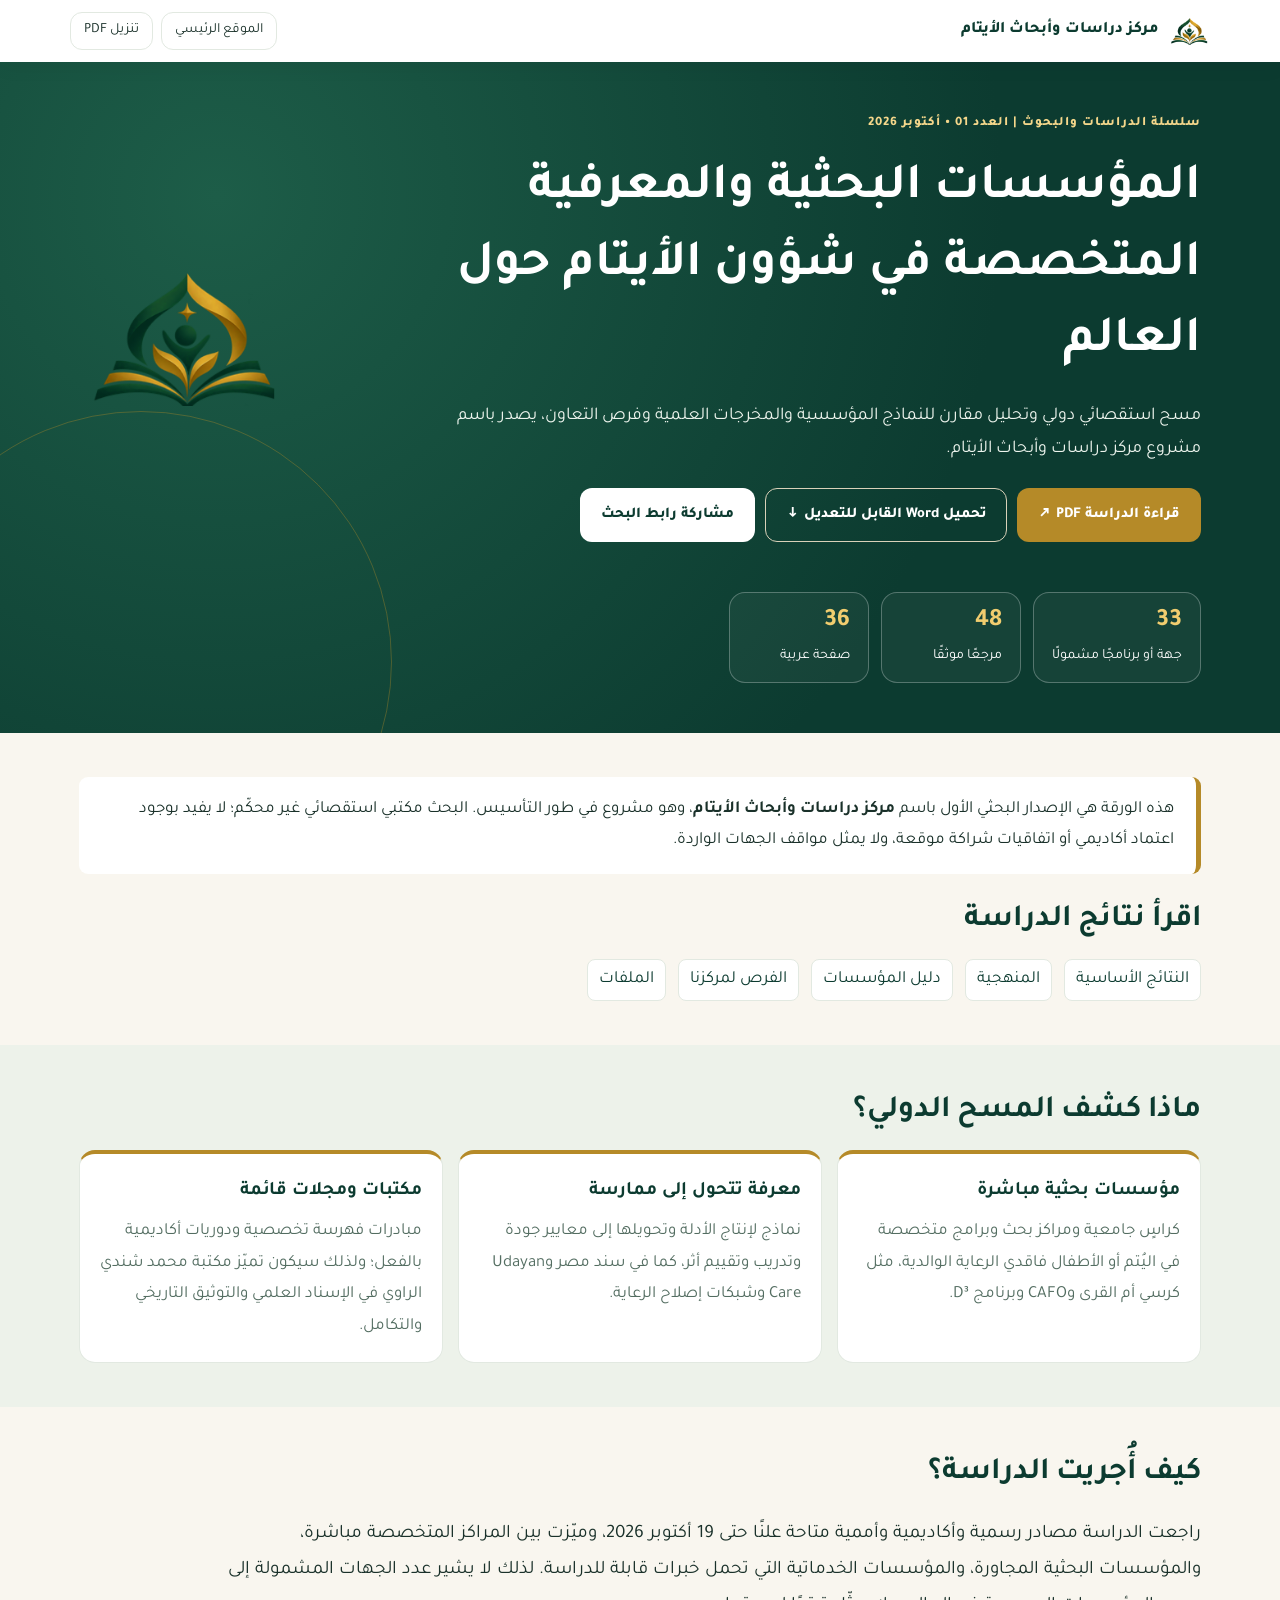
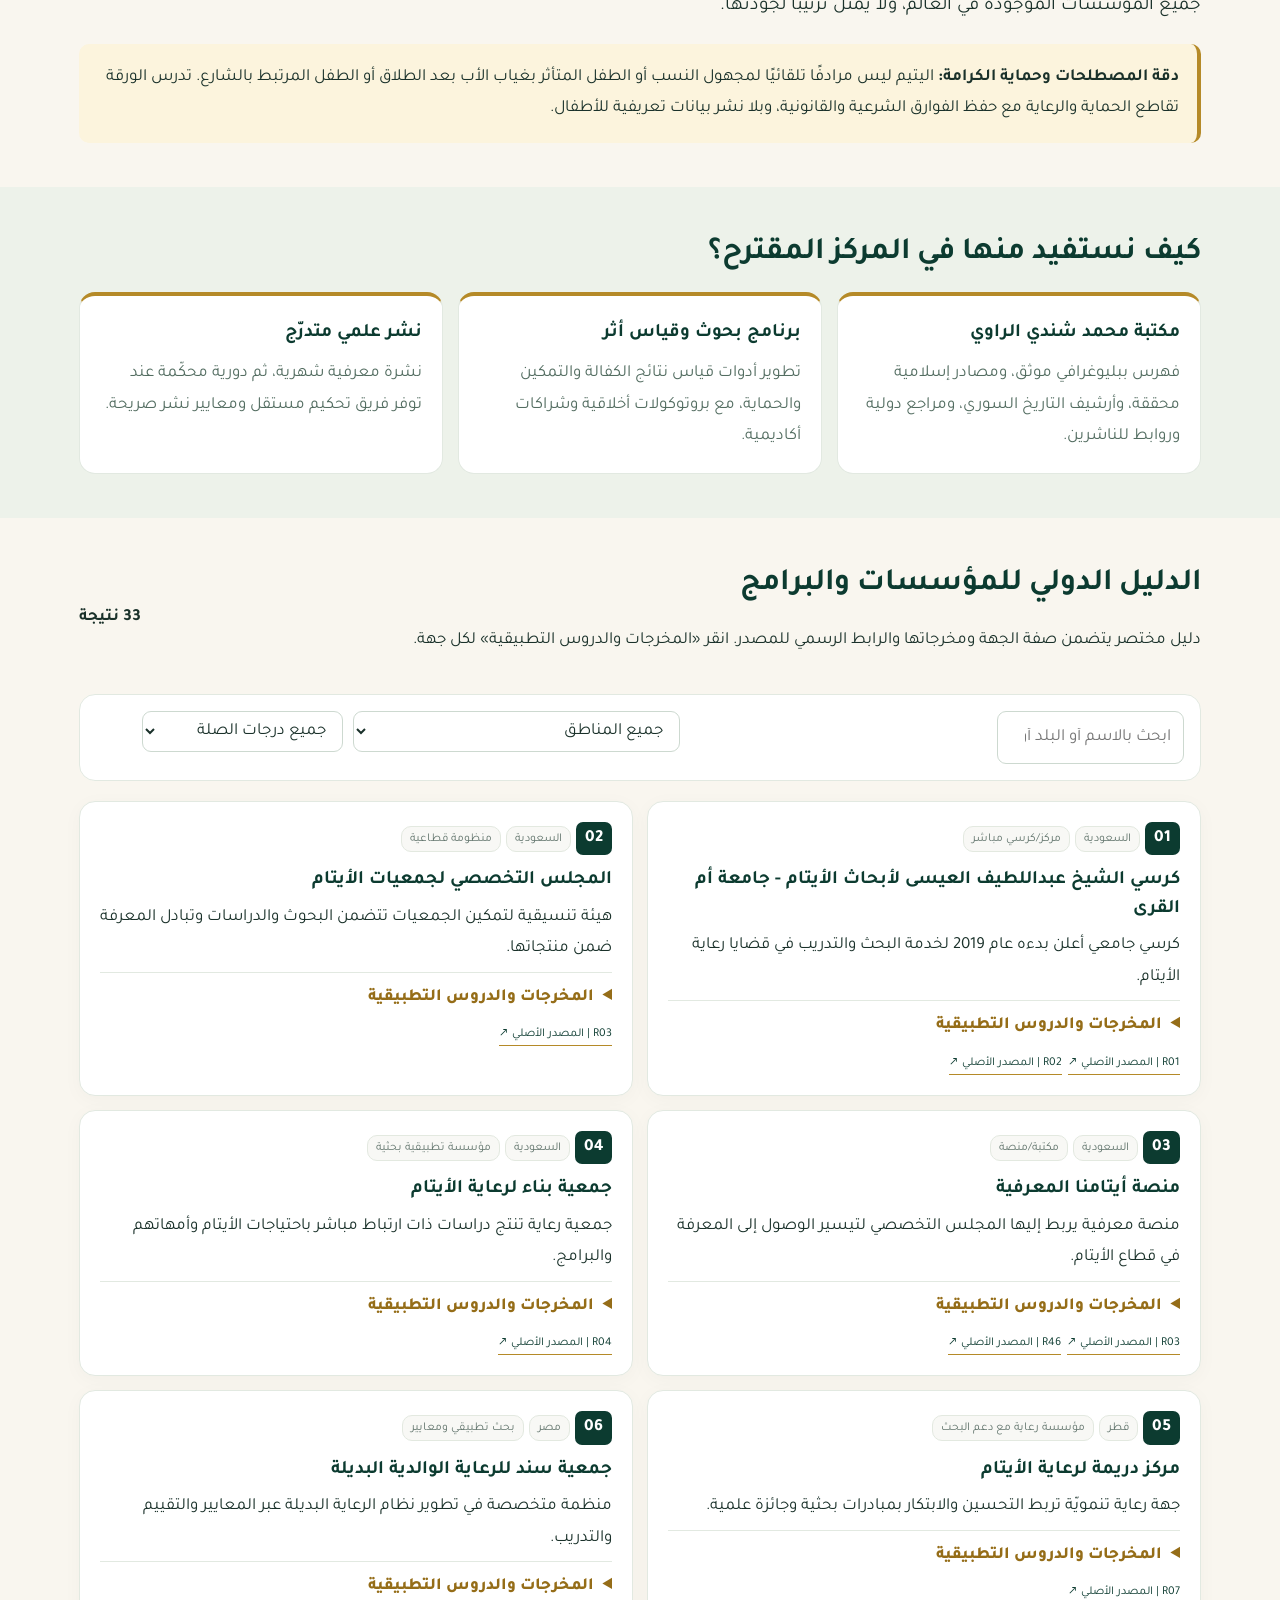
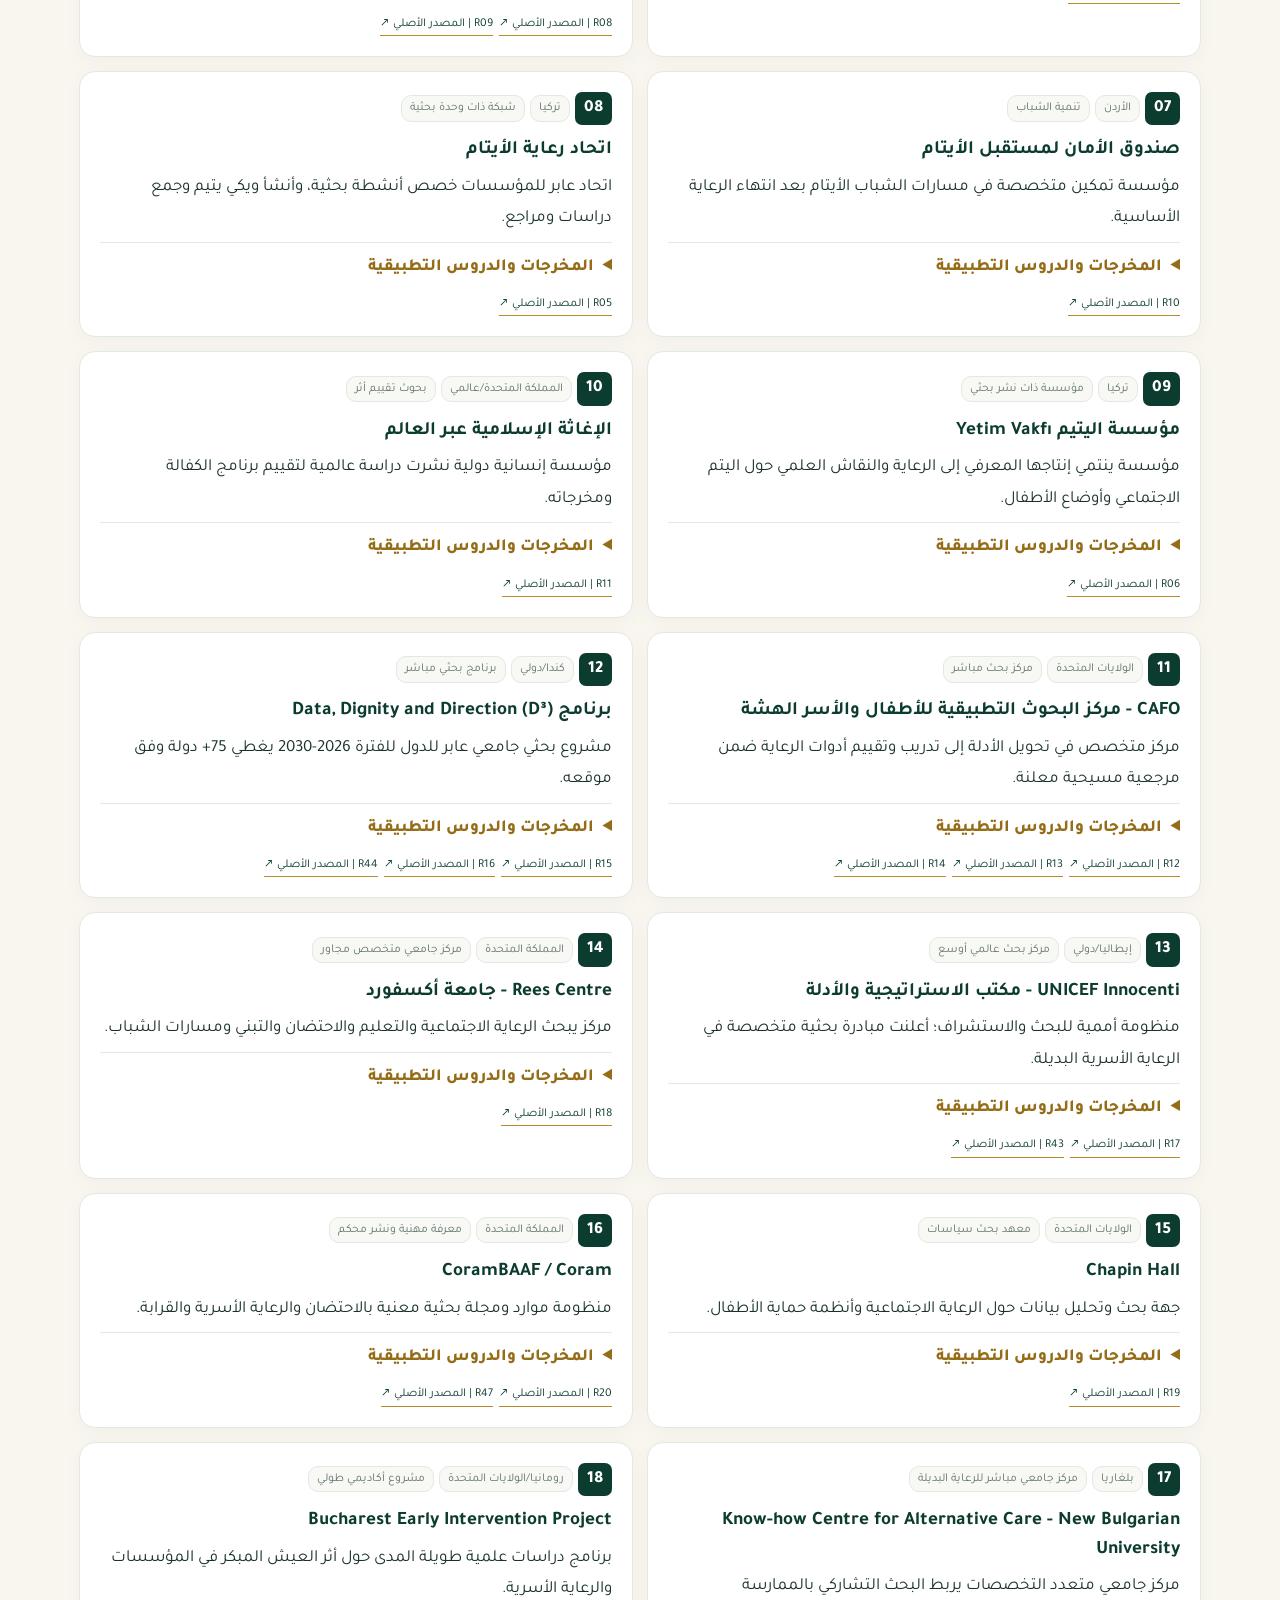
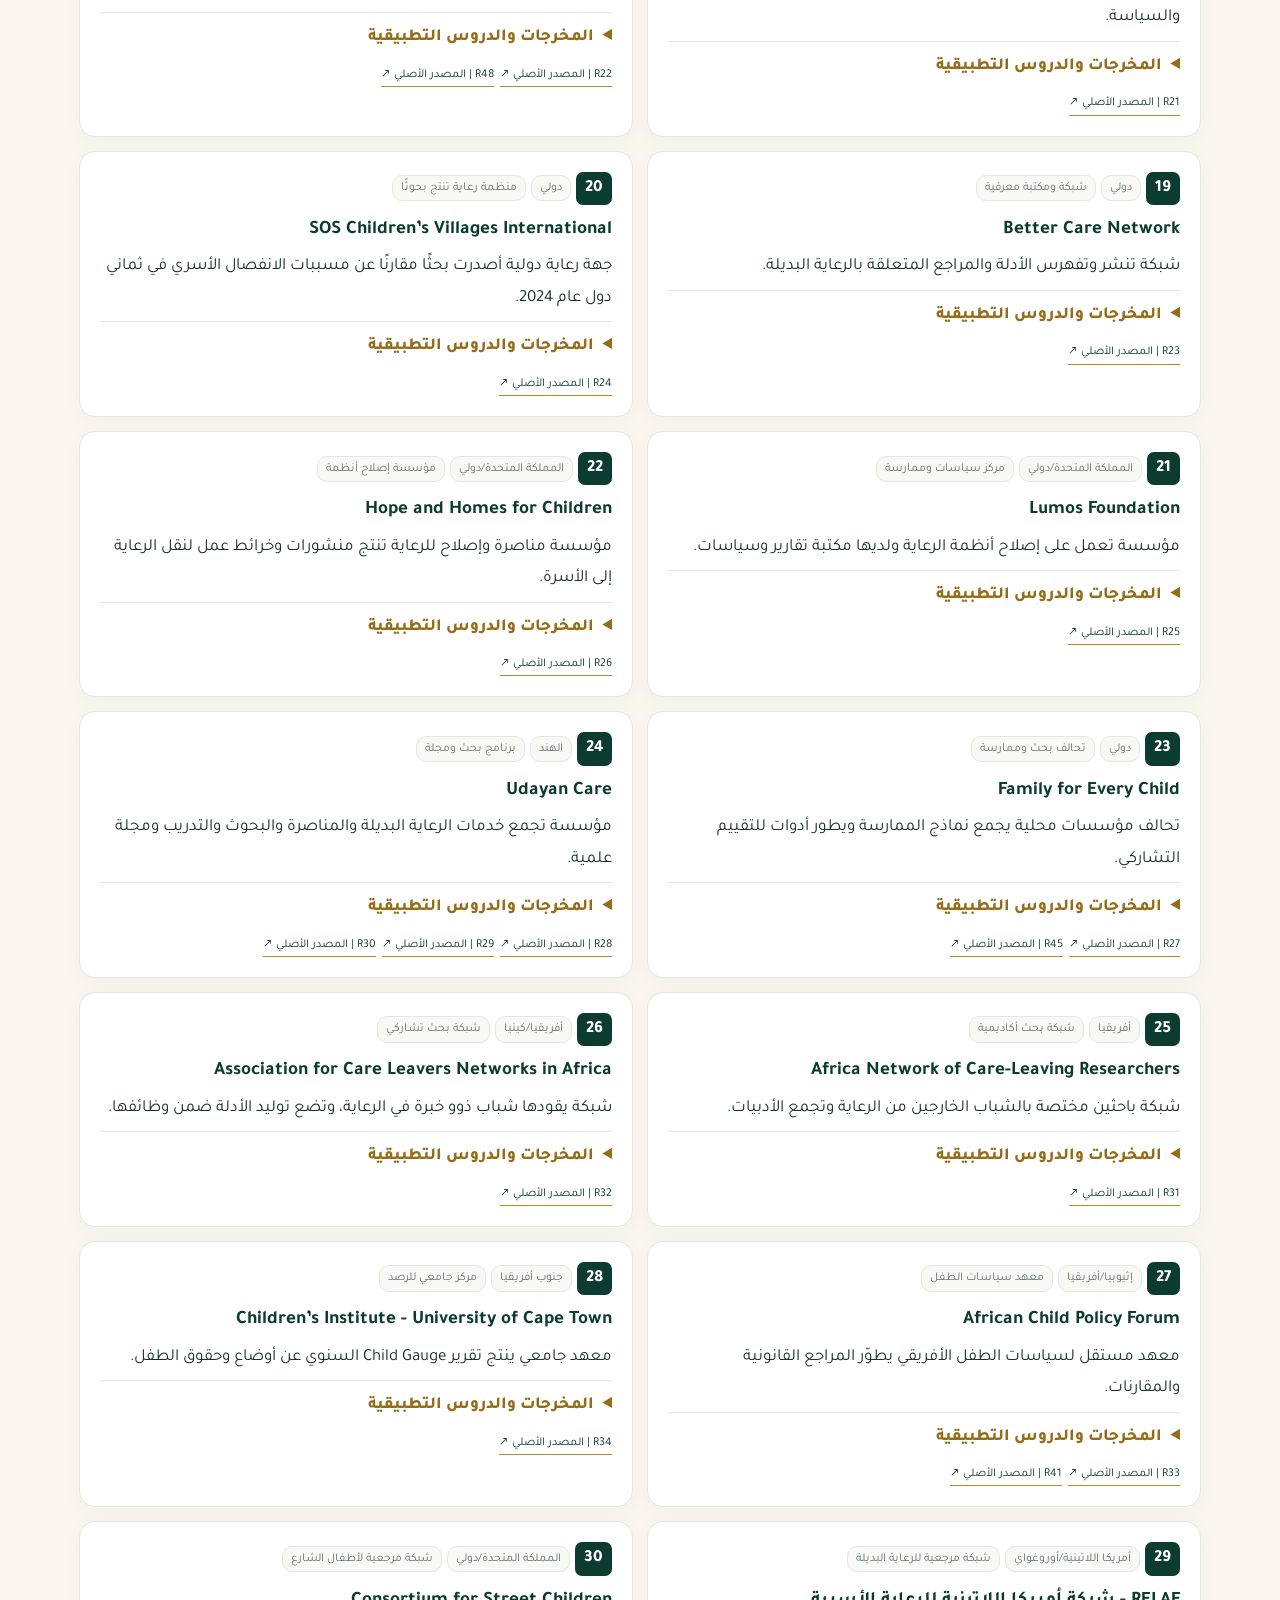
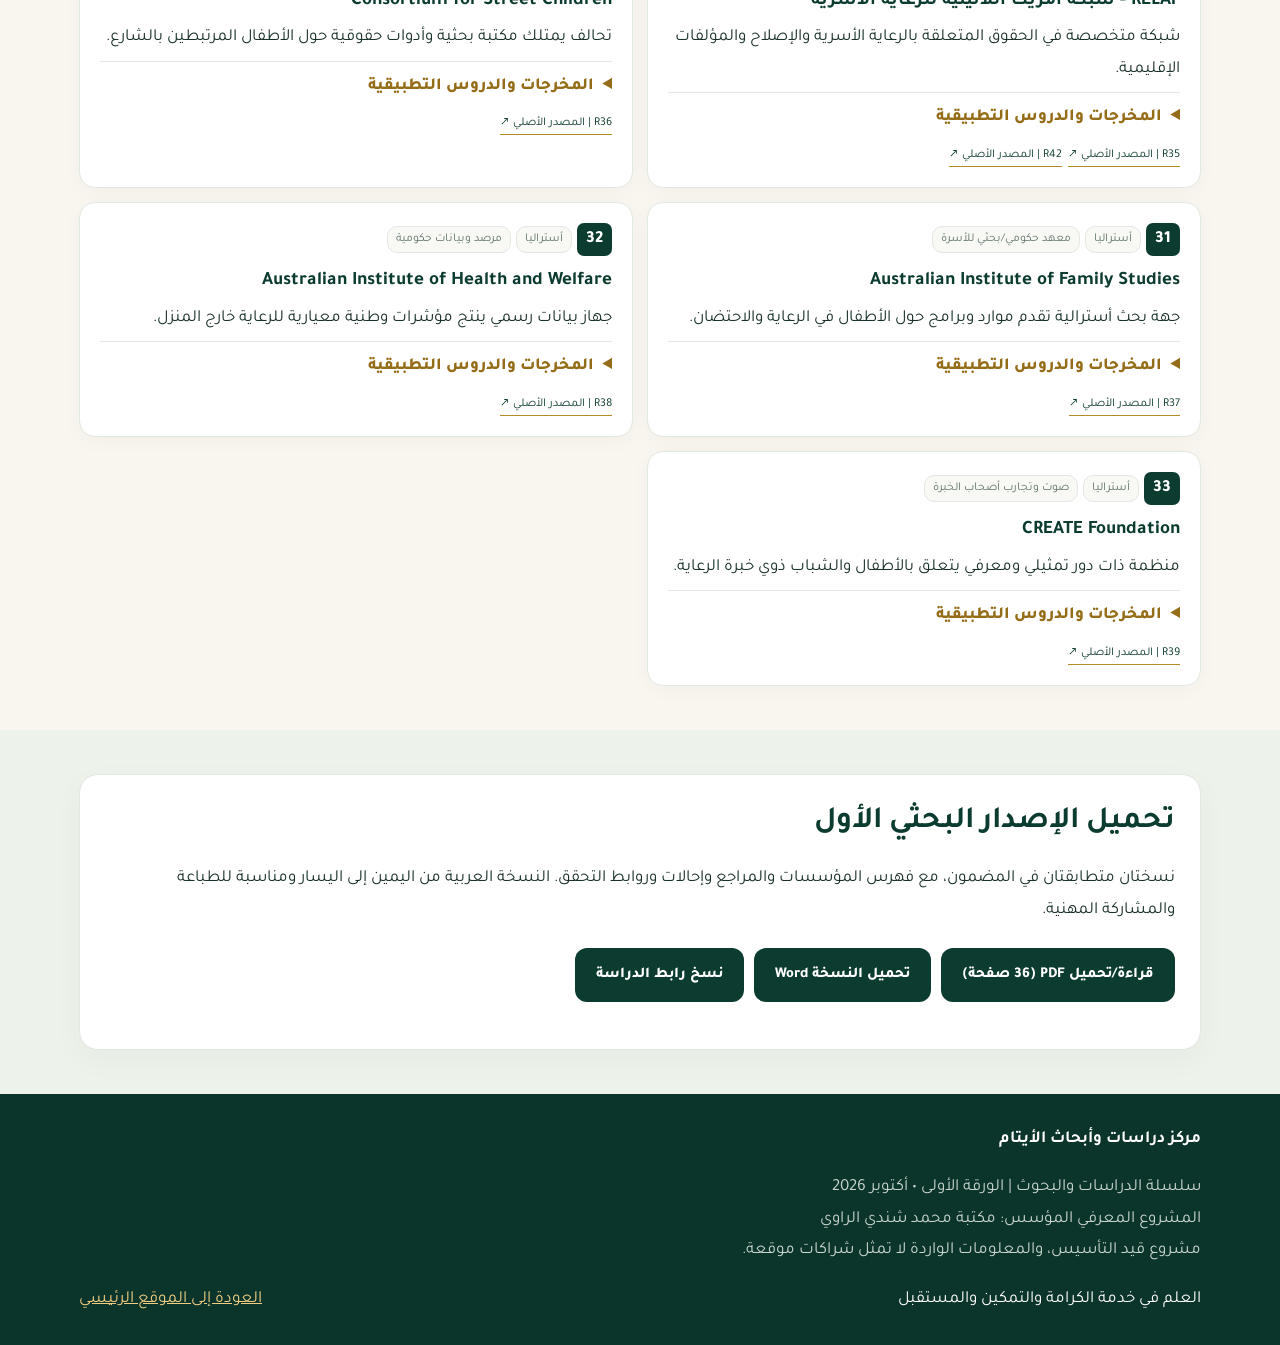
<file: research/global-institutions/index.html>
<!doctype html><html lang="ar" dir="rtl"><head><meta charset="UTF-8"><meta name="viewport" content="width=device-width, initial-scale=1, viewport-fit=cover"><meta name="theme-color" content="#0C3B30">
<title>الدراسة الأولى | المؤسسات البحثية للأيتام حول العالم | مركز دراسات وأبحاث الأيتام</title>
<meta name="description" content="الإصدار البحثي الأول من مركز دراسات وأبحاث الأيتام: مسح دولي مقارن لـ33 مؤسسة وبرنامجًا، و48 مرجعًا موثقًا، مع تحميل PDF وWord، ومكتبة محمد شندي الراوي.">
<link rel="canonical" href="https://orphan-studies-center-preview.onrender.com/research/global-institutions/">
<meta property="og:type" content="article"><meta property="og:locale" content="ar_AR"><meta property="og:site_name" content="مركز دراسات وأبحاث الأيتام"><meta property="og:title" content="المؤسسات البحثية للأيتام حول العالم | الدراسة الأولى"><meta property="og:description" content="مسح دولي مقارن لـ33 مؤسسة وبرنامجًا و48 مرجعًا؛ قراءة مباشرة وتحميل الدراسة PDF وWord."><meta property="og:url" content="https://orphan-studies-center-preview.onrender.com/research/global-institutions/"><meta property="og:image" content="https://orphan-studies-center-preview.onrender.com/research/global-institutions/cover-social.png"><meta property="og:image:width" content="1200"><meta property="og:image:height" content="630"><meta property="article:published_time" content="2026-10-19T00:00:00+03:00">
<meta name="twitter:card" content="summary_large_image"><meta name="twitter:title" content="المؤسسات البحثية للأيتام حول العالم"><meta name="twitter:description" content="الإصدار البحثي الأول • مركز دراسات وأبحاث الأيتام"><meta name="twitter:image" content="https://orphan-studies-center-preview.onrender.com/research/global-institutions/cover-social.png">
<link rel="icon" href="/assets/favicon.png" type="image/png"><link rel="preconnect" href="https://fonts.googleapis.com"><link href="https://fonts.googleapis.com/css2?family=Tajawal:wght@400;500;600;700;800&family=IBM+Plex+Sans+Arabic:wght@400;500;600;700&display=swap" rel="stylesheet">
<style>
:root{--g:#0c3b30;--g2:#185845;--gold:#b58a28;--cream:#f9f6ef;--ink:#1a312a;--muted:#61746c;--line:#e2e9e1}*{box-sizing:border-box}html{scroll-behavior:smooth}body{margin:0;background:var(--cream);color:var(--ink);font:17px/1.85 Tajawal,"IBM Plex Sans Arabic",sans-serif;text-align:right}a{color:inherit}button,input,select{font:inherit}button{cursor:pointer}header{background:#fff;box-shadow:0 4px 20px #092f2510;position:sticky;z-index:10;top:0}header .nav{max-width:1180px;margin:auto;display:flex;gap:15px;align-items:center;justify-content:space-between;padding:10px 20px}.brand{font-weight:800;font-size:16px;color:var(--g);display:flex;align-items:center;gap:9px;text-decoration:none}.brand img{width:42px;height:42px;object-fit:contain}.navactions{display:flex;gap:8px}.navactions a{text-decoration:none;border:1px solid var(--line);padding:5px 13px;border-radius:12px;font-size:14px}.navactions a:hover{border-color:var(--gold)}.shell{max-width:1170px;margin:auto;padding:0 24px}.hero{background:radial-gradient(circle at 17% 20%,#1d5d48,var(--g) 66%);color:#fff;position:relative;overflow:hidden}.hero::after{content:"";position:absolute;left:-110px;bottom:-180px;border-radius:50%;width:500px;height:500px;border:1px solid #b58a285c}.hero .shell{padding-top:50px;padding-bottom:50px;position:relative;z-index:1}.eyebrow{font-size:13px;color:#f4d78b;font-weight:800;letter-spacing:1px}.hero h1{font-size:clamp(27px,4.8vw,51px);max-width:950px;line-height:1.5;margin:16px 0 12px}.hero p{font-size:18px;max-width:790px;color:#edf4ed}.hero-grid{display:flex;align-items:center;justify-content:space-between;gap:22px}.hero-grid img{width:min(25vw,210px);height:220px;object-fit:contain}.buttons{display:flex;flex-wrap:wrap;gap:10px;margin:22px 0}.btn{border-radius:12px;padding:12px 20px;display:inline-flex;align-items:center;justify-content:center;gap:8px;font-weight:800;text-decoration:none;border:1px solid transparent;font-size:15px}.btn.gold{background:var(--gold);color:#fff}.btn.outline{border-color:#d9d1b9;color:#fff}.btn.green{background:var(--g);color:#fff}.btn.white{background:#fff;color:var(--g)}.stats{display:flex;flex-wrap:wrap;gap:12px;margin:28px 0 0}.stat{border:1px solid #ffffff45;border-radius:16px;padding:10px 18px;min-width:140px;background:#ffffff0b}.stat strong{display:block;font-size:25px;color:#f1cd6f;line-height:1.5}.stat small{color:#fff}h2{font-size:clamp(22px,3vw,31px);line-height:1.5;color:var(--g);margin:0 0 15px}h3{color:var(--g);line-height:1.5}.section{padding:44px 0}.lead{font-size:19px;line-height:1.9;max-width:980px}.panel{background:white;border:1px solid var(--line);padding:25px;border-radius:19px;box-shadow:0 10px 32px #0b493009}.strips{display:grid;grid-template-columns:repeat(3,1fr);gap:15px}.strip{border:1px solid var(--line);background:#fff;padding:20px;border-radius:16px;border-top:4px solid var(--gold)}.strip strong{display:block;color:var(--g);font-size:19px}.strip p{margin:7px 0 0;color:#536d61}.soft{background:#edf2ea}.bullets{padding:0 24px 0 0;margin:8px 0}.bullets li{margin:8px 0}.study-info{border-right:5px solid var(--gold);background:#fff;padding:17px 22px;border-radius:9px}.searchbar{background:#fff;padding:16px;border:1px solid var(--line);border-radius:16px;display:grid;grid-template-columns:2fr 1fr 1fr;gap:10px;margin:20px 0;position:sticky;top:62px;z-index:5}.searchbar input,.searchbar select{background:#fff;border:1px solid #cdd9d0;border-radius:9px;padding:10px 12px;min-width:0;color:var(--ink)}.listing{display:grid;grid-template-columns:repeat(2,minmax(0,1fr));gap:14px}.inst{border:1px solid var(--line);background:#fff;border-radius:16px;padding:20px;box-shadow:0 4px 20px #122e1908}.meta{display:flex;gap:5px;align-items:center;flex-wrap:wrap}.meta .id{background:var(--g);color:white;padding:1px 9px;border-radius:7px;font-weight:800}.tag{font-size:12px;border:1px solid #e3e9e0;background:#f8f8f5;border-radius:10px;padding:1px 8px;color:var(--muted)}.inst h3{font-size:19px;margin:12px 0 5px}.inst p{margin:6px 0}.inst details{margin:7px 0;border-top:1px solid var(--line);padding-top:9px}.inst summary{cursor:pointer;color:#956d18;font-weight:800}.inst .refs{display:flex;gap:6px;flex-wrap:wrap;margin-top:10px}.refs a{font-size:12px;color:var(--g);text-decoration:none;border-bottom:1px solid var(--gold)}.muted{color:var(--muted)}.notice{background:#fcf4dd;border-right:4px solid var(--gold);padding:18px;border-radius:10px}.footer{background:#0b342a;color:white;padding:30px 0}.footer a{color:#efce83}.footer p{color:#c8d5cf}.row{display:flex;gap:12px;align-items:center;justify-content:space-between;flex-wrap:wrap}.toc{display:flex;flex-wrap:wrap;gap:12px}.toc a{color:var(--g);background:#fff;border:1px solid var(--line);padding:4px 11px;border-radius:8px;text-decoration:none}.toc a:hover{border-color:var(--gold)}.sr-only{position:absolute;width:1px;height:1px;overflow:hidden;clip:rect(0,0,0,0)}.hidden{display:none!important}a:focus-visible,input:focus-visible,button:focus-visible,select:focus-visible,summary:focus-visible{outline:3px solid #b58a28;outline-offset:3px}@media(max-width:800px){.hero-grid img{display:none}.strips{grid-template-columns:1fr}.listing{grid-template-columns:1fr}.searchbar{grid-template-columns:1fr;position:static}.shell{padding:0 16px}.hero .shell{padding-top:32px;padding-bottom:30px}.hero h1{font-size:29px}.hero p{font-size:16px}.stats{gap:7px}.stat{min-width:106px;padding:9px 12px}.stat strong{font-size:20px}.panel{padding:18px}.navactions a{font-size:12px;padding:4px 9px}.section{padding:28px 0}}
</style></head><body>
<header><div class="nav"><a class="brand" href="/"><img alt="رمز مركز دراسات وأبحاث الأيتام" src="/assets/logo-symbol.png">مركز دراسات وأبحاث الأيتام</a><div class="navactions"><a href="/">الموقع الرئيسي</a><a href="global-landscape-2026.pdf">تنزيل PDF</a></div></div></header>
<section class="hero"><div class="shell"><div class="hero-grid"><div><div class="eyebrow">سلسلة الدراسات والبحوث | العدد 01 • أكتوبر 2026</div><h1>المؤسسات البحثية والمعرفية المتخصصة في شؤون الأيتام حول العالم</h1><p>مسح استقصائي دولي وتحليل مقارن للنماذج المؤسسية والمخرجات العلمية وفرص التعاون، يصدر باسم مشروع مركز دراسات وأبحاث الأيتام.</p><div class="buttons"><a class="btn gold" href="global-landscape-2026.pdf" target="_blank" rel="noopener">قراءة الدراسة PDF ↗</a><a class="btn outline" href="global-landscape-2026.docx">تحميل Word القابل للتعديل ↓</a><button class="btn white" id="share" type="button">مشاركة رابط البحث</button></div></div><img src="/assets/logo-symbol.png" alt="رمز المركز"></div><div class="stats"><div class="stat"><strong>33</strong><small>جهة أو برنامجًا مشمولًا</small></div><div class="stat"><strong>48</strong><small>مرجعًا موثقًا</small></div><div class="stat"><strong>36</strong><small>صفحة عربية</small></div></div></div></section>
<main><section class="section"><div class="shell"><div class="study-info">هذه الورقة هي الإصدار البحثي الأول باسم <strong>مركز دراسات وأبحاث الأيتام</strong>، وهو مشروع في طور التأسيس. البحث مكتبي استقصائي غير محكّم؛ لا يفيد بوجود اعتماد أكاديمي أو اتفاقيات شراكة موقعة، ولا يمثل مواقف الجهات الواردة.</div><h2 style="margin-top:24px">اقرأ نتائج الدراسة</h2><div class="toc"><a href="#results">النتائج الأساسية</a><a href="#method">المنهجية</a><a href="#directory">دليل المؤسسات</a><a href="#relevance">الفرص لمركزنا</a><a href="#downloads">الملفات</a></div></div></section>
<section class="section soft" id="results"><div class="shell"><h2>ماذا كشف المسح الدولي؟</h2><div class="strips"><div class="strip"><strong>مؤسسات بحثية مباشرة</strong><p>كراسٍ جامعية ومراكز بحث وبرامج متخصصة في اليُتم أو الأطفال فاقدي الرعاية الوالدية، مثل كرسي أم القرى وCAFO وبرنامج D³.</p></div><div class="strip"><strong>معرفة تتحول إلى ممارسة</strong><p>نماذج لإنتاج الأدلة وتحويلها إلى معايير جودة وتدريب وتقييم أثر، كما في سند مصر وUdayan Care وشبكات إصلاح الرعاية.</p></div><div class="strip"><strong>مكتبات ومجلات قائمة</strong><p>مبادرات فهرسة تخصصية ودوريات أكاديمية بالفعل؛ ولذلك سيكون تميّز مكتبة محمد شندي الراوي في الإسناد العلمي والتوثيق التاريخي والتكامل.</p></div></div></div></section>
<section class="section" id="method"><div class="shell"><h2>كيف أُجريت الدراسة؟</h2><p class="lead">راجعت الدراسة مصادر رسمية وأكاديمية وأممية متاحة علنًا حتى 19 أكتوبر 2026، وميّزت بين المراكز المتخصصة مباشرة، والمؤسسات البحثية المجاورة، والمؤسسات الخدماتية التي تحمل خبرات قابلة للدراسة. لذلك لا يشير عدد الجهات المشمولة إلى جميع المؤسسات الموجودة في العالم، ولا يمثّل ترتيبًا لجودتها.</p><div class="notice"><strong>دقة المصطلحات وحماية الكرامة:</strong> اليتيم ليس مرادفًا تلقائيًا لمجهول النسب أو الطفل المتأثر بغياب الأب بعد الطلاق أو الطفل المرتبط بالشارع. تدرس الورقة تقاطع الحماية والرعاية مع حفظ الفوارق الشرعية والقانونية، وبلا نشر بيانات تعريفية للأطفال.</div></div></section>
<section class="section soft" id="relevance"><div class="shell"><h2>كيف نستفيد منها في المركز المقترح؟</h2><div class="strips"><div class="strip"><strong>مكتبة محمد شندي الراوي</strong><p>فهرس ببليوغرافي موثق، ومصادر إسلامية محققة، وأرشيف التاريخ السوري، ومراجع دولية وروابط للناشرين.</p></div><div class="strip"><strong>برنامج بحوث وقياس أثر</strong><p>تطوير أدوات قياس نتائج الكفالة والتمكين والحماية، مع بروتوكولات أخلاقية وشراكات أكاديمية.</p></div><div class="strip"><strong>نشر علمي متدرّج</strong><p>نشرة معرفية شهرية، ثم دورية محكّمة عند توفر فريق تحكيم مستقل ومعايير نشر صريحة.</p></div></div></div></section>
<section class="section" id="directory"><div class="shell"><div class="row"><div><h2>الدليل الدولي للمؤسسات والبرامج</h2><p>دليل مختصر يتضمن صفة الجهة ومخرجاتها والرابط الرسمي للمصدر. انقر «المخرجات والدروس التطبيقية» لكل جهة.</p></div><strong id="count">33 نتيجة</strong></div><div class="searchbar"><label><span class="sr-only">ابحث عن مؤسسة</span><input id="search" type="search" placeholder="ابحث بالاسم أو البلد أو الاختصاص..."></label><label><span class="sr-only">اختر المنطقة</span><select id="region"><option value="">جميع المناطق</option><option value="عربي وإسلامي">العالم العربي والإسلامي</option><option value="أوروبا وأمريكا الشمالية">أوروبا وأمريكا الشمالية والدولي</option><option value="آسيا وأفريقيا واللاتينية وأوقيانوسيا">آسيا وأفريقيا وأمريكا اللاتينية وأوقيانوسيا</option></select></label><label><span class="sr-only">اختر الصلة</span><select id="grade"><option value="">جميع درجات الصلة</option><option value="A">صلة بحثية مباشرة (أ)</option><option value="B">صلة بحثية مجاورة (ب)</option><option value="C">نموذج تعلم خدمي (ج)</option></select></label></div><div class="listing" id="listing"><article class="inst" data-region="عربي وإسلامي" data-grade="A" data-find="كرسي الشيخ عبداللطيف العيسى لأبحاث الأيتام - جامعة أم القرى كرسي جامعي أعلن بدءه عام 2019 لخدمة البحث والتدريب في قضايا رعاية الأيتام. السعودية مركز/كرسي مباشر أدلة شرعية وأخلاقية، بحوث واقع الخدمة واحتياجات الجمعيات، دعم دراسات عليا.">
 <div class="meta"><span class="id">01</span><span class="tag">السعودية</span><span class="tag">مركز/كرسي مباشر</span></div>
 <h3>كرسي الشيخ عبداللطيف العيسى لأبحاث الأيتام - جامعة أم القرى</h3><p>كرسي جامعي أعلن بدءه عام 2019 لخدمة البحث والتدريب في قضايا رعاية الأيتام.</p>
 <details><summary>المخرجات والدروس التطبيقية</summary><p><strong>المخرجات:</strong> أدلة شرعية وأخلاقية، بحوث واقع الخدمة واحتياجات الجمعيات، دعم دراسات عليا.</p><p><strong>فرصة الاستفادة:</strong> بناء شراكة أكاديمية ومعايير مراجعة شرعية ومنهجية.</p><p class="muted"><strong>قيد المقارنة:</strong> كرسي ضمن جامعة لا مؤسسة مستقلة عامة.</p></details>
 <div class="refs"><a target="_blank" rel="noopener noreferrer" href="https://uqu.edu.sa/aefor/App/About">R01 | المصدر الأصلي ↗</a><a target="_blank" rel="noopener noreferrer" href="https://uqu.edu.sa/aefor/153656">R02 | المصدر الأصلي ↗</a></div></article><article class="inst" data-region="عربي وإسلامي" data-grade="B" data-find="المجلس التخصصي لجمعيات الأيتام هيئة تنسيقية لتمكين الجمعيات تتضمن البحوث والدراسات وتبادل المعرفة ضمن منتجاتها. السعودية منظومة قطاعية دراسات ومسوحات قطاعية، برامج تمكين مؤسسي، تنسيق وتطوير بيانات.">
 <div class="meta"><span class="id">02</span><span class="tag">السعودية</span><span class="tag">منظومة قطاعية</span></div>
 <h3>المجلس التخصصي لجمعيات الأيتام</h3><p>هيئة تنسيقية لتمكين الجمعيات تتضمن البحوث والدراسات وتبادل المعرفة ضمن منتجاتها.</p>
 <details><summary>المخرجات والدروس التطبيقية</summary><p><strong>المخرجات:</strong> دراسات ومسوحات قطاعية، برامج تمكين مؤسسي، تنسيق وتطوير بيانات.</p><p><strong>فرصة الاستفادة:</strong> تأسيس حلقة بين الدراسة والقطاع المهني والشبكات.</p><p class="muted"><strong>قيد المقارنة:</strong> ليس مركز أبحاث أكاديميًا مستقلًا.</p></details>
 <div class="refs"><a target="_blank" rel="noopener noreferrer" href="https://scfoa.org.sa/">R03 | المصدر الأصلي ↗</a></div></article><article class="inst" data-region="عربي وإسلامي" data-grade="B" data-find="منصة أيتامنا المعرفية منصة معرفية يربط إليها المجلس التخصصي لتيسير الوصول إلى المعرفة في قطاع الأيتام. السعودية مكتبة/منصة بوابة موارد ودراسات ومعلومات قطاعية وفق تعريف المجلس.">
 <div class="meta"><span class="id">03</span><span class="tag">السعودية</span><span class="tag">مكتبة/منصة</span></div>
 <h3>منصة أيتامنا المعرفية</h3><p>منصة معرفية يربط إليها المجلس التخصصي لتيسير الوصول إلى المعرفة في قطاع الأيتام.</p>
 <details><summary>المخرجات والدروس التطبيقية</summary><p><strong>المخرجات:</strong> بوابة موارد ودراسات ومعلومات قطاعية وفق تعريف المجلس.</p><p><strong>فرصة الاستفادة:</strong> مواءمة الفهارس وتبادل الروابط بدل إعادة بناء محتوى موجود.</p><p class="muted"><strong>قيد المقارنة:</strong> تفاصيل المجموعات والانتظام تحتاج تحققًا منفصلًا.</p></details>
 <div class="refs"><a target="_blank" rel="noopener noreferrer" href="https://scfoa.org.sa/">R03 | المصدر الأصلي ↗</a><a target="_blank" rel="noopener noreferrer" href="https://aytamna.sa/">R46 | المصدر الأصلي ↗</a></div></article><article class="inst" data-region="عربي وإسلامي" data-grade="B" data-find="جمعية بناء لرعاية الأيتام جمعية رعاية تنتج دراسات ذات ارتباط مباشر باحتياجات الأيتام وأمهاتهم والبرامج. السعودية مؤسسة تطبيقية بحثية دراسات التدريب، التحديات النفسية والاجتماعية، خط الكفاية.">
 <div class="meta"><span class="id">04</span><span class="tag">السعودية</span><span class="tag">مؤسسة تطبيقية بحثية</span></div>
 <h3>جمعية بناء لرعاية الأيتام</h3><p>جمعية رعاية تنتج دراسات ذات ارتباط مباشر باحتياجات الأيتام وأمهاتهم والبرامج.</p>
 <details><summary>المخرجات والدروس التطبيقية</summary><p><strong>المخرجات:</strong> دراسات التدريب، التحديات النفسية والاجتماعية، خط الكفاية.</p><p><strong>فرصة الاستفادة:</strong> تصميم البحوث انطلاقًا من بيانات الفجوات الميدانية.</p><p class="muted"><strong>قيد المقارنة:</strong> إنتاج بحثي تابع لمؤسسة خدماتية.</p></details>
 <div class="refs"><a target="_blank" rel="noopener noreferrer" href="https://benaa.org.sa/ar/media/studies/">R04 | المصدر الأصلي ↗</a></div></article><article class="inst" data-region="عربي وإسلامي" data-grade="B" data-find="مركز دريمة لرعاية الأيتام جهة رعاية تنمويّة تربط التحسين والابتكار بمبادرات بحثية وجائزة علمية. قطر مؤسسة رعاية مع دعم البحث جائزة البحث العلمي، أبحاث التمكين والاحتضان والأسرة.">
 <div class="meta"><span class="id">05</span><span class="tag">قطر</span><span class="tag">مؤسسة رعاية مع دعم البحث</span></div>
 <h3>مركز دريمة لرعاية الأيتام</h3><p>جهة رعاية تنمويّة تربط التحسين والابتكار بمبادرات بحثية وجائزة علمية.</p>
 <details><summary>المخرجات والدروس التطبيقية</summary><p><strong>المخرجات:</strong> جائزة البحث العلمي، أبحاث التمكين والاحتضان والأسرة.</p><p><strong>فرصة الاستفادة:</strong> إطلاق جائزة بحثية بالشراكة مع جامعة في مرحلة النضج.</p><p class="muted"><strong>قيد المقارنة:</strong> دعم للبحث أكثر من كونه معهد أبحاث شاملًا.</p></details>
 <div class="refs"><a target="_blank" rel="noopener noreferrer" href="https://www.dreama.org.qa/">R07 | المصدر الأصلي ↗</a></div></article><article class="inst" data-region="عربي وإسلامي" data-grade="A" data-find="جمعية سند للرعاية الوالدية البديلة منظمة متخصصة في تطوير نظام الرعاية البديلة عبر المعايير والتقييم والتدريب. مصر بحث تطبيقي ومعايير معايير جودة الرعاية، أدلة كفالة أسرية، التهيئة لما بعد الرعاية.">
 <div class="meta"><span class="id">06</span><span class="tag">مصر</span><span class="tag">بحث تطبيقي ومعايير</span></div>
 <h3>جمعية سند للرعاية الوالدية البديلة</h3><p>منظمة متخصصة في تطوير نظام الرعاية البديلة عبر المعايير والتقييم والتدريب.</p>
 <details><summary>المخرجات والدروس التطبيقية</summary><p><strong>المخرجات:</strong> معايير جودة الرعاية، أدلة كفالة أسرية، التهيئة لما بعد الرعاية.</p><p><strong>فرصة الاستفادة:</strong> تحويل البحوث إلى معايير وطنية وأدوات تقييم قابلة للتطبيق.</p><p class="muted"><strong>قيد المقارنة:</strong> تداخل مباشر بين تقديم الخدمات والبحث التطبيقي.</p></details>
 <div class="refs"><a target="_blank" rel="noopener noreferrer" href="https://sanadorphans.org/en/pages/who-we-are">R08 | المصدر الأصلي ↗</a><a target="_blank" rel="noopener noreferrer" href="https://sanadorphans.org/en/pages/articles/3">R09 | المصدر الأصلي ↗</a></div></article><article class="inst" data-region="عربي وإسلامي" data-grade="C" data-find="صندوق الأمان لمستقبل الأيتام مؤسسة تمكين متخصصة في مسارات الشباب الأيتام بعد انتهاء الرعاية الأساسية. الأردن تنمية الشباب مسارات تعليم وتمكين واعتماد على الذات ودعم ما بعد 18.">
 <div class="meta"><span class="id">07</span><span class="tag">الأردن</span><span class="tag">تنمية الشباب</span></div>
 <h3>صندوق الأمان لمستقبل الأيتام</h3><p>مؤسسة تمكين متخصصة في مسارات الشباب الأيتام بعد انتهاء الرعاية الأساسية.</p>
 <details><summary>المخرجات والدروس التطبيقية</summary><p><strong>المخرجات:</strong> مسارات تعليم وتمكين واعتماد على الذات ودعم ما بعد 18.</p><p><strong>فرصة الاستفادة:</strong> بحث انتقالي طولي من الرعاية إلى التعليم والعمل والاستقلال.</p><p class="muted"><strong>قيد المقارنة:</strong> ليس مركز بحث مستقلًا؛ قيمة المقارنة في نموذج الخدمة.</p></details>
 <div class="refs"><a target="_blank" rel="noopener noreferrer" href="https://alamanfund.jo/">R10 | المصدر الأصلي ↗</a></div></article><article class="inst" data-region="عربي وإسلامي" data-grade="A" data-find="اتحاد رعاية الأيتام اتحاد عابر للمؤسسات خصص أنشطة بحثية، وأنشأ ويكي يتيم وجمع دراسات ومراجع. تركيا شبكة ذات وحدة بحثية تقرير سنوي، ويكي يتيم، مواد بحثية وإحصائية وأدلة.">
 <div class="meta"><span class="id">08</span><span class="tag">تركيا</span><span class="tag">شبكة ذات وحدة بحثية</span></div>
 <h3>اتحاد رعاية الأيتام</h3><p>اتحاد عابر للمؤسسات خصص أنشطة بحثية، وأنشأ ويكي يتيم وجمع دراسات ومراجع.</p>
 <details><summary>المخرجات والدروس التطبيقية</summary><p><strong>المخرجات:</strong> تقرير سنوي، ويكي يتيم، مواد بحثية وإحصائية وأدلة.</p><p><strong>فرصة الاستفادة:</strong> بناء المكتبة بمخطط بيانات وربطها بشبكات التبادل.</p><p class="muted"><strong>قيد المقارنة:</strong> رقم 586 مادة موثق لعام 2023 لا للوقت الحالي.</p></details>
 <div class="refs"><a target="_blank" rel="noopener noreferrer" href="https://www.orphans.care/dosya/OCF-2023-Annual-Report-Arabic.pdf">R05 | المصدر الأصلي ↗</a></div></article><article class="inst" data-region="عربي وإسلامي" data-grade="B" data-find="مؤسسة اليتيم Yetim Vakfı مؤسسة ينتمي إنتاجها المعرفي إلى الرعاية والنقاش العلمي حول اليتم الاجتماعي وأوضاع الأطفال. تركيا مؤسسة ذات نشر بحثي أعمال ندوة اليتم الاجتماعي 2025؛ إصدارات وكتيبات.">
 <div class="meta"><span class="id">09</span><span class="tag">تركيا</span><span class="tag">مؤسسة ذات نشر بحثي</span></div>
 <h3>مؤسسة اليتيم Yetim Vakfı</h3><p>مؤسسة ينتمي إنتاجها المعرفي إلى الرعاية والنقاش العلمي حول اليتم الاجتماعي وأوضاع الأطفال.</p>
 <details><summary>المخرجات والدروس التطبيقية</summary><p><strong>المخرجات:</strong> أعمال ندوة اليتم الاجتماعي 2025؛ إصدارات وكتيبات.</p><p><strong>فرصة الاستفادة:</strong> توسيع الدراسة إلى فقدان الرعاية دون خلطه بالتعريف الشرعي لليتيم.</p><p class="muted"><strong>قيد المقارنة:</strong> المنشورات الدورية لا تعني معهدًا أكاديميًا مستقلًا.</p></details>
 <div class="refs"><a target="_blank" rel="noopener noreferrer" href="https://yetimvakfi.org.tr/en/publish/detail/sosyal-yetimlik-sempozyumu">R06 | المصدر الأصلي ↗</a></div></article><article class="inst" data-region="عربي وإسلامي" data-grade="B" data-find="الإغاثة الإسلامية عبر العالم مؤسسة إنسانية دولية نشرت دراسة عالمية لتقييم برنامج الكفالة ومخرجاته. المملكة المتحدة/عالمي بحوث تقييم أثر تقرير أثر عالمي متعدد البلدان ونماذج للمتابعة والتقييم.">
 <div class="meta"><span class="id">10</span><span class="tag">المملكة المتحدة/عالمي</span><span class="tag">بحوث تقييم أثر</span></div>
 <h3>الإغاثة الإسلامية عبر العالم</h3><p>مؤسسة إنسانية دولية نشرت دراسة عالمية لتقييم برنامج الكفالة ومخرجاته.</p>
 <details><summary>المخرجات والدروس التطبيقية</summary><p><strong>المخرجات:</strong> تقرير أثر عالمي متعدد البلدان ونماذج للمتابعة والتقييم.</p><p><strong>فرصة الاستفادة:</strong> اختبار أثر الكفالة على الأسرة والتعليم والاستقرار، لا عدد المستفيدين فقط.</p><p class="muted"><strong>قيد المقارنة:</strong> البحث أحد أنشطة المؤسسة لا رسالتها الوحيدة.</p></details>
 <div class="refs"><a target="_blank" rel="noopener noreferrer" href="https://islamic-relief.org/publications/global-orphans-impact-study/">R11 | المصدر الأصلي ↗</a></div></article><article class="inst" data-region="أوروبا وأمريكا الشمالية" data-grade="A" data-find="CAFO - مركز البحوث التطبيقية للأطفال والأسر الهشة مركز متخصص في تحويل الأدلة إلى تدريب وتقييم أدوات الرعاية ضمن مرجعية مسيحية معلنة. الولايات المتحدة مركز بحث مباشر بحوث محكمة معلنة، مؤتمرات، CareIndex وCore Elements.">
 <div class="meta"><span class="id">11</span><span class="tag">الولايات المتحدة</span><span class="tag">مركز بحث مباشر</span></div>
 <h3>CAFO - مركز البحوث التطبيقية للأطفال والأسر الهشة</h3><p>مركز متخصص في تحويل الأدلة إلى تدريب وتقييم أدوات الرعاية ضمن مرجعية مسيحية معلنة.</p>
 <details><summary>المخرجات والدروس التطبيقية</summary><p><strong>المخرجات:</strong> بحوث محكمة معلنة، مؤتمرات، CareIndex وCore Elements.</p><p><strong>فرصة الاستفادة:</strong> تبني حلقة تقييم-تعلم-تطبيق-إعادة تقييم.</p><p class="muted"><strong>قيد المقارنة:</strong> له مرجعية دينية محددة ويستلزم تكييفًا قيميًا محليًا.</p></details>
 <div class="refs"><a target="_blank" rel="noopener noreferrer" href="https://cafo.org/research-center/">R12 | المصدر الأصلي ↗</a><a target="_blank" rel="noopener noreferrer" href="https://cafo.org/research-center/about/">R13 | المصدر الأصلي ↗</a><a target="_blank" rel="noopener noreferrer" href="https://cafo.org/research-center/improving-care/improving-care-think-global-podcast/">R14 | المصدر الأصلي ↗</a></div></article><article class="inst" data-region="أوروبا وأمريكا الشمالية" data-grade="A" data-find="برنامج Data, Dignity and Direction (D³) مشروع بحثي جامعي عابر للدول للفترة 2026-2030 يغطي 75+ دولة وفق موقعه. كندا/دولي برنامج بحثي مباشر تحليل بيانات كمية، دراسات نوعية، قانون وأخلاقيات، نقل معرفة.">
 <div class="meta"><span class="id">12</span><span class="tag">كندا/دولي</span><span class="tag">برنامج بحثي مباشر</span></div>
 <h3>برنامج Data, Dignity and Direction (D³)</h3><p>مشروع بحثي جامعي عابر للدول للفترة 2026-2030 يغطي 75+ دولة وفق موقعه.</p>
 <details><summary>المخرجات والدروس التطبيقية</summary><p><strong>المخرجات:</strong> تحليل بيانات كمية، دراسات نوعية، قانون وأخلاقيات، نقل معرفة.</p><p><strong>فرصة الاستفادة:</strong> شراكات بيانات متعددة التخصصات دون بناء سجل أشخاص غير آمن.</p><p class="muted"><strong>قيد المقارنة:</strong> مشروع محدد المدة لا مؤسسة مستقلة دائمة.</p></details>
 <div class="refs"><a target="_blank" rel="noopener noreferrer" href="https://orphans-cwpc.org/">R15 | المصدر الأصلي ↗</a><a target="_blank" rel="noopener noreferrer" href="https://orphans-cwpc.org/about">R16 | المصدر الأصلي ↗</a><a target="_blank" rel="noopener noreferrer" href="https://recherche.umontreal.ca/en/chercheur/is/in14377/">R44 | المصدر الأصلي ↗</a></div></article><article class="inst" data-region="أوروبا وأمريكا الشمالية" data-grade="B" data-find="UNICEF Innocenti - مكتب الاستراتيجية والأدلة منظومة أممية للبحث والاستشراف؛ أعلنت مبادرة بحثية متخصصة في الرعاية الأسرية البديلة. إيطاليا/دولي مركز بحث عالمي أوسع مراجعة أدلة عالمية، بحوث سياقية ومشاركة الأطفال، استشراف.">
 <div class="meta"><span class="id">13</span><span class="tag">إيطاليا/دولي</span><span class="tag">مركز بحث عالمي أوسع</span></div>
 <h3>UNICEF Innocenti - مكتب الاستراتيجية والأدلة</h3><p>منظومة أممية للبحث والاستشراف؛ أعلنت مبادرة بحثية متخصصة في الرعاية الأسرية البديلة.</p>
 <details><summary>المخرجات والدروس التطبيقية</summary><p><strong>المخرجات:</strong> مراجعة أدلة عالمية، بحوث سياقية ومشاركة الأطفال، استشراف.</p><p><strong>فرصة الاستفادة:</strong> تأطير الدراسات حول أسئلة السياسة والفجوات والدليل المقارن.</p><p class="muted"><strong>قيد المقارنة:</strong> اختصاصه يشمل الطفولة عمومًا لا اليتم حصريًا.</p></details>
 <div class="refs"><a target="_blank" rel="noopener noreferrer" href="https://www.unicef.org/innocenti/stories/putting-children-heart-care">R17 | المصدر الأصلي ↗</a><a target="_blank" rel="noopener noreferrer" href="https://www.unicef.org/innocenti/reports/annual-report-2025">R43 | المصدر الأصلي ↗</a></div></article><article class="inst" data-region="أوروبا وأمريكا الشمالية" data-grade="B" data-find="Rees Centre - جامعة أكسفورد مركز يبحث الرعاية الاجتماعية والتعليم والاحتضان والتبني ومسارات الشباب. المملكة المتحدة مركز جامعي متخصص مجاور تقييمات تدخلات، مسوح منهجية، تقارير سياسات وتعليم.">
 <div class="meta"><span class="id">14</span><span class="tag">المملكة المتحدة</span><span class="tag">مركز جامعي متخصص مجاور</span></div>
 <h3>Rees Centre - جامعة أكسفورد</h3><p>مركز يبحث الرعاية الاجتماعية والتعليم والاحتضان والتبني ومسارات الشباب.</p>
 <details><summary>المخرجات والدروس التطبيقية</summary><p><strong>المخرجات:</strong> تقييمات تدخلات، مسوح منهجية، تقارير سياسات وتعليم.</p><p><strong>فرصة الاستفادة:</strong> ربط الرعاية بنتائج التعليم والصحة النفسية عبر تتبع زمني.</p><p class="muted"><strong>قيد المقارنة:</strong> النطاق أوسع من الأيتام ويخص نظم رعاية معينة.</p></details>
 <div class="refs"><a target="_blank" rel="noopener noreferrer" href="https://www.education.ox.ac.uk/rees-centre/our-research/">R18 | المصدر الأصلي ↗</a></div></article><article class="inst" data-region="أوروبا وأمريكا الشمالية" data-grade="B" data-find="Chapin Hall جهة بحث وتحليل بيانات حول الرعاية الاجتماعية وأنظمة حماية الأطفال. الولايات المتحدة معهد بحث سياسات دراسات بيانات، احتضان، انتقال إلى السكن والعمل، برامج نظم حماية.">
 <div class="meta"><span class="id">15</span><span class="tag">الولايات المتحدة</span><span class="tag">معهد بحث سياسات</span></div>
 <h3>Chapin Hall</h3><p>جهة بحث وتحليل بيانات حول الرعاية الاجتماعية وأنظمة حماية الأطفال.</p>
 <details><summary>المخرجات والدروس التطبيقية</summary><p><strong>المخرجات:</strong> دراسات بيانات، احتضان، انتقال إلى السكن والعمل، برامج نظم حماية.</p><p><strong>فرصة الاستفادة:</strong> بناء قدرات تحليل إداري ودمج البحث بصنع القرار.</p><p class="muted"><strong>قيد المقارنة:</strong> مؤسسة واسعة لا تختص بالأيتام وحدهم.</p></details>
 <div class="refs"><a target="_blank" rel="noopener noreferrer" href="https://www.chapinhall.org/impact_area/child-welfare/">R19 | المصدر الأصلي ↗</a></div></article><article class="inst" data-region="أوروبا وأمريكا الشمالية" data-grade="B" data-find="CoramBAAF / Coram منظومة موارد ومجلة بحثية معنية بالاحتضان والرعاية الأسرية والقرابة. المملكة المتحدة معرفة مهنية ونشر محكم مجلة Adoption &amp; Fostering الفصلية، أدلة الممارسة وأبحاث.">
 <div class="meta"><span class="id">16</span><span class="tag">المملكة المتحدة</span><span class="tag">معرفة مهنية ونشر محكم</span></div>
 <h3>CoramBAAF / Coram</h3><p>منظومة موارد ومجلة بحثية معنية بالاحتضان والرعاية الأسرية والقرابة.</p>
 <details><summary>المخرجات والدروس التطبيقية</summary><p><strong>المخرجات:</strong> مجلة Adoption &amp; Fostering الفصلية، أدلة الممارسة وأبحاث.</p><p><strong>فرصة الاستفادة:</strong> الفصل بين دورية محكمة ومجلة شهرية معرفية عامة.</p><p class="muted"><strong>قيد المقارنة:</strong> تركز على التبني والاحتضان بما يتوافق مع قانون بلدها.</p></details>
 <div class="refs"><a target="_blank" rel="noopener noreferrer" href="https://www.corambaaf.org.uk/resources/adoption-fostering-journal">R20 | المصدر الأصلي ↗</a><a target="_blank" rel="noopener noreferrer" href="https://corambaaf.org.uk/resources">R47 | المصدر الأصلي ↗</a></div></article><article class="inst" data-region="أوروبا وأمريكا الشمالية" data-grade="A" data-find="Know-how Centre for Alternative Care - New Bulgarian University مركز جامعي متعدد التخصصات يربط البحث التشاركي بالممارسة والسياسة. بلغاريا مركز جامعي مباشر للرعاية البديلة بحوث مع الأطفال والأسر، تقييم ممارسة، تدريب وتطوير قدرات.">
 <div class="meta"><span class="id">17</span><span class="tag">بلغاريا</span><span class="tag">مركز جامعي مباشر للرعاية البديلة</span></div>
 <h3>Know-how Centre for Alternative Care - New Bulgarian University</h3><p>مركز جامعي متعدد التخصصات يربط البحث التشاركي بالممارسة والسياسة.</p>
 <details><summary>المخرجات والدروس التطبيقية</summary><p><strong>المخرجات:</strong> بحوث مع الأطفال والأسر، تقييم ممارسة، تدريب وتطوير قدرات.</p><p><strong>فرصة الاستفادة:</strong> تصميم بحوث مشاركة لا تقتصر على رأي مقدمي الخدمة.</p><p class="muted"><strong>قيد المقارنة:</strong> يتصل بالرعاية البديلة عامة لا الأيتام فقط.</p></details>
 <div class="refs"><a target="_blank" rel="noopener noreferrer" href="https://crean-network.org/membership/members/know-how-centre-alternative-care-children-khc-bulgaria">R21 | المصدر الأصلي ↗</a></div></article><article class="inst" data-region="أوروبا وأمريكا الشمالية" data-grade="B" data-find="Bucharest Early Intervention Project برنامج دراسات علمية طويلة المدى حول أثر العيش المبكر في المؤسسات والرعاية الأسرية. رومانيا/الولايات المتحدة مشروع أكاديمي طولي تجربة عشوائية مضبوطة، منشورات في النمو والصحة النفسية.">
 <div class="meta"><span class="id">18</span><span class="tag">رومانيا/الولايات المتحدة</span><span class="tag">مشروع أكاديمي طولي</span></div>
 <h3>Bucharest Early Intervention Project</h3><p>برنامج دراسات علمية طويلة المدى حول أثر العيش المبكر في المؤسسات والرعاية الأسرية.</p>
 <details><summary>المخرجات والدروس التطبيقية</summary><p><strong>المخرجات:</strong> تجربة عشوائية مضبوطة، منشورات في النمو والصحة النفسية.</p><p><strong>فرصة الاستفادة:</strong> فهم قوة التصميم السببي وحدود تعميم عيناته.</p><p class="muted"><strong>قيد المقارنة:</strong> مشروع بحث محدد لا مؤسسة خدماتية شاملة.</p></details>
 <div class="refs"><a target="_blank" rel="noopener noreferrer" href="https://pmc.ncbi.nlm.nih.gov/articles/PMC10751847/">R22 | المصدر الأصلي ↗</a><a target="_blank" rel="noopener noreferrer" href="https://pubmed.ncbi.nlm.nih.gov/37211832/">R48 | المصدر الأصلي ↗</a></div></article><article class="inst" data-region="أوروبا وأمريكا الشمالية" data-grade="B" data-find="Better Care Network شبكة تنشر وتفهرس الأدلة والمراجع المتعلقة بالرعاية البديلة. دولي شبكة ومكتبة معرفية مكتبة متخصصة وتصنيفات سياسات ووثائق وأدوات بحث.">
 <div class="meta"><span class="id">19</span><span class="tag">دولي</span><span class="tag">شبكة ومكتبة معرفية</span></div>
 <h3>Better Care Network</h3><p>شبكة تنشر وتفهرس الأدلة والمراجع المتعلقة بالرعاية البديلة.</p>
 <details><summary>المخرجات والدروس التطبيقية</summary><p><strong>المخرجات:</strong> مكتبة متخصصة وتصنيفات سياسات ووثائق وأدوات بحث.</p><p><strong>فرصة الاستفادة:</strong> تصنيف المصادر وميتا-بيانات قابلة للبحث، احترام حقوق النسخ.</p><p class="muted"><strong>قيد المقارنة:</strong> ليست جهة تحكيم علمي لكل مادة منشورة.</p></details>
 <div class="refs"><a target="_blank" rel="noopener noreferrer" href="https://bettercarenetwork.org/about-bcn/faqs">R23 | المصدر الأصلي ↗</a></div></article><article class="inst" data-region="أوروبا وأمريكا الشمالية" data-grade="B" data-find="SOS Children’s Villages International جهة رعاية دولية أصدرت بحثًا مقارنًا عن مسببات الانفصال الأسري في ثماني دول عام 2024. دولي منظمة رعاية تنتج بحوثًا دراسات مقارنة، مشاركة خبرات معيشة، تقارير عمل وسياسات.">
 <div class="meta"><span class="id">20</span><span class="tag">دولي</span><span class="tag">منظمة رعاية تنتج بحوثًا</span></div>
 <h3>SOS Children’s Villages International</h3><p>جهة رعاية دولية أصدرت بحثًا مقارنًا عن مسببات الانفصال الأسري في ثماني دول عام 2024.</p>
 <details><summary>المخرجات والدروس التطبيقية</summary><p><strong>المخرجات:</strong> دراسات مقارنة، مشاركة خبرات معيشة، تقارير عمل وسياسات.</p><p><strong>فرصة الاستفادة:</strong> إنتاج بحوث مشتركة بين الميدان والجامعات تشمل صوت الأسرة.</p><p class="muted"><strong>قيد المقارنة:</strong> ليست معهدًا بحثيًا مستقلًا في الأساس.</p></details>
 <div class="refs"><a target="_blank" rel="noopener noreferrer" href="https://www.sos-childrensvillages.org/news/global-report-on-children-at-risk-of-losing-care">R24 | المصدر الأصلي ↗</a></div></article><article class="inst" data-region="أوروبا وأمريكا الشمالية" data-grade="B" data-find="Lumos Foundation مؤسسة تعمل على إصلاح أنظمة الرعاية ولديها مكتبة تقارير وسياسات. المملكة المتحدة/دولي مركز سياسات وممارسة أوراق سياسات وتدريب ومنشورات دعم تحول الرعاية.">
 <div class="meta"><span class="id">21</span><span class="tag">المملكة المتحدة/دولي</span><span class="tag">مركز سياسات وممارسة</span></div>
 <h3>Lumos Foundation</h3><p>مؤسسة تعمل على إصلاح أنظمة الرعاية ولديها مكتبة تقارير وسياسات.</p>
 <details><summary>المخرجات والدروس التطبيقية</summary><p><strong>المخرجات:</strong> أوراق سياسات وتدريب ومنشورات دعم تحول الرعاية.</p><p><strong>فرصة الاستفادة:</strong> ترجمة المعرفة إلى إصلاح سياسات مع تتبع نتائج الحماية.</p><p class="muted"><strong>قيد المقارنة:</strong> تتبنى موقفًا من الرعاية المؤسسية ينبغي مقارنته بأدلة السياقات.</p></details>
 <div class="refs"><a target="_blank" rel="noopener noreferrer" href="https://www.wearelumos.org/impact/resources/">R25 | المصدر الأصلي ↗</a></div></article><article class="inst" data-region="أوروبا وأمريكا الشمالية" data-grade="B" data-find="Hope and Homes for Children مؤسسة مناصرة وإصلاح للرعاية تنتج منشورات وخرائط عمل لنقل الرعاية إلى الأسرة. المملكة المتحدة/دولي مؤسسة إصلاح أنظمة تقارير بشأن الإصلاح والتمويل والممارسة والدول.">
 <div class="meta"><span class="id">22</span><span class="tag">المملكة المتحدة/دولي</span><span class="tag">مؤسسة إصلاح أنظمة</span></div>
 <h3>Hope and Homes for Children</h3><p>مؤسسة مناصرة وإصلاح للرعاية تنتج منشورات وخرائط عمل لنقل الرعاية إلى الأسرة.</p>
 <details><summary>المخرجات والدروس التطبيقية</summary><p><strong>المخرجات:</strong> تقارير بشأن الإصلاح والتمويل والممارسة والدول.</p><p><strong>فرصة الاستفادة:</strong> ربط تغيّر السياسة بإستراتيجية تغيير مؤسسي تدريجية.</p><p class="muted"><strong>قيد المقارنة:</strong> موقف إصلاحي معلن، لا بد من تقييم التطبيقات محليًا.</p></details>
 <div class="refs"><a target="_blank" rel="noopener noreferrer" href="https://www.hopeandhomes.org/publications/">R26 | المصدر الأصلي ↗</a></div></article><article class="inst" data-region="أوروبا وأمريكا الشمالية" data-grade="B" data-find="Family for Every Child تحالف مؤسسات محلية يجمع نماذج الممارسة ويطور أدوات للتقييم التشاركي. دولي تحالف بحث وممارسة مكتبة موارد وأدوات لتقييم البرامج وقضايا القرابة.">
 <div class="meta"><span class="id">23</span><span class="tag">دولي</span><span class="tag">تحالف بحث وممارسة</span></div>
 <h3>Family for Every Child</h3><p>تحالف مؤسسات محلية يجمع نماذج الممارسة ويطور أدوات للتقييم التشاركي.</p>
 <details><summary>المخرجات والدروس التطبيقية</summary><p><strong>المخرجات:</strong> مكتبة موارد وأدوات لتقييم البرامج وقضايا القرابة.</p><p><strong>فرصة الاستفادة:</strong> تعلم أقران بين المنظمات وأدلة طورتها الجهات الميدانية.</p><p class="muted"><strong>قيد المقارنة:</strong> شبكة تعاونية لا مركز جامعي.</p></details>
 <div class="refs"><a target="_blank" rel="noopener noreferrer" href="https://familyforeverychild.org/resources/">R27 | المصدر الأصلي ↗</a><a target="_blank" rel="noopener noreferrer" href="https://familyforeverychild.org/resources/participatory-evaluation-toolkit/">R45 | المصدر الأصلي ↗</a></div></article><article class="inst" data-region="آسيا وأفريقيا واللاتينية وأوقيانوسيا" data-grade="A" data-find="Udayan Care مؤسسة تجمع خدمات الرعاية البديلة والمناصرة والبحوث والتدريب ومجلة علمية. الهند برنامج بحث ومجلة دراسة Beyond 18، مؤتمر BICON، مجلة SAGE وأدلة تدريب.">
 <div class="meta"><span class="id">24</span><span class="tag">الهند</span><span class="tag">برنامج بحث ومجلة</span></div>
 <h3>Udayan Care</h3><p>مؤسسة تجمع خدمات الرعاية البديلة والمناصرة والبحوث والتدريب ومجلة علمية.</p>
 <details><summary>المخرجات والدروس التطبيقية</summary><p><strong>المخرجات:</strong> دراسة Beyond 18، مؤتمر BICON، مجلة SAGE وأدلة تدريب.</p><p><strong>فرصة الاستفادة:</strong> هيكل مستقل نسبيًا للنشر والمعايير والتمكين بعد الرعاية.</p><p class="muted"><strong>قيد المقارنة:</strong> العمل البحثي داخل مؤسسة خدمات وليست جامعة.</p></details>
 <div class="refs"><a target="_blank" rel="noopener noreferrer" href="https://udayancare.org/advocacy-research-and-training/">R28 | المصدر الأصلي ↗</a><a target="_blank" rel="noopener noreferrer" href="https://udayancare.org/resources/">R29 | المصدر الأصلي ↗</a><a target="_blank" rel="noopener noreferrer" href="https://journals.sagepub.com/home/icb">R30 | المصدر الأصلي ↗</a></div></article><article class="inst" data-region="آسيا وأفريقيا واللاتينية وأوقيانوسيا" data-grade="A" data-find="Africa Network of Care-Leaving Researchers شبكة باحثين مختصة بالشباب الخارجين من الرعاية وتجمع الأدبيات. أفريقيا شبكة بحث أكاديمية ببليوغرافيا أفريقية وعالمية مؤرخة، بحوث مشتركة.">
 <div class="meta"><span class="id">25</span><span class="tag">أفريقيا</span><span class="tag">شبكة بحث أكاديمية</span></div>
 <h3>Africa Network of Care-Leaving Researchers</h3><p>شبكة باحثين مختصة بالشباب الخارجين من الرعاية وتجمع الأدبيات.</p>
 <details><summary>المخرجات والدروس التطبيقية</summary><p><strong>المخرجات:</strong> ببليوغرافيا أفريقية وعالمية مؤرخة، بحوث مشتركة.</p><p><strong>فرصة الاستفادة:</strong> بناء ببليوغرافيا عربية قابلة للتحديث واستقطاب باحثين.</p><p class="muted"><strong>قيد المقارنة:</strong> الببليوغرافيا المتاحة تعود لإصدار 2020.</p></details>
 <div class="refs"><a target="_blank" rel="noopener noreferrer" href="https://careleaving.com/">R31 | المصدر الأصلي ↗</a></div></article><article class="inst" data-region="آسيا وأفريقيا واللاتينية وأوقيانوسيا" data-grade="B" data-find="Association for Care Leavers Networks in Africa شبكة يقودها شباب ذوو خبرة في الرعاية، وتضع توليد الأدلة ضمن وظائفها. أفريقيا/كينيا شبكة بحث تشاركي أبحاث وتجارب معيشة، مبادرات تمكين، مناصرة.">
 <div class="meta"><span class="id">26</span><span class="tag">أفريقيا/كينيا</span><span class="tag">شبكة بحث تشاركي</span></div>
 <h3>Association for Care Leavers Networks in Africa</h3><p>شبكة يقودها شباب ذوو خبرة في الرعاية، وتضع توليد الأدلة ضمن وظائفها.</p>
 <details><summary>المخرجات والدروس التطبيقية</summary><p><strong>المخرجات:</strong> أبحاث وتجارب معيشة، مبادرات تمكين، مناصرة.</p><p><strong>فرصة الاستفادة:</strong> وضع آليات أخلاقية لإشراك الشباب في صياغة أسئلة البحث.</p><p class="muted"><strong>قيد المقارنة:</strong> شبكة شبابية وليست مؤسسة تحكيم أكاديمي.</p></details>
 <div class="refs"><a target="_blank" rel="noopener noreferrer" href="https://careleavers.africa/">R32 | المصدر الأصلي ↗</a></div></article><article class="inst" data-region="آسيا وأفريقيا واللاتينية وأوقيانوسيا" data-grade="B" data-find="African Child Policy Forum معهد مستقل لسياسات الطفل الأفريقي يطوّر المراجع القانونية والمقارنات. إثيوبيا/أفريقيا معهد سياسات الطفل قاعدة قوانين وسياسات الطفل، أوراق تحليل وتقييم.">
 <div class="meta"><span class="id">27</span><span class="tag">إثيوبيا/أفريقيا</span><span class="tag">معهد سياسات الطفل</span></div>
 <h3>African Child Policy Forum</h3><p>معهد مستقل لسياسات الطفل الأفريقي يطوّر المراجع القانونية والمقارنات.</p>
 <details><summary>المخرجات والدروس التطبيقية</summary><p><strong>المخرجات:</strong> قاعدة قوانين وسياسات الطفل، أوراق تحليل وتقييم.</p><p><strong>فرصة الاستفادة:</strong> إنشاء مسار تشريعي مقارن عربي للمصطلحات ونظم الكفالة.</p><p class="muted"><strong>قيد المقارنة:</strong> اختصاص الأطفال واسع وليس الأيتام حصريًا.</p></details>
 <div class="refs"><a target="_blank" rel="noopener noreferrer" href="https://clr.africanchildforum.org/index.html">R33 | المصدر الأصلي ↗</a><a target="_blank" rel="noopener noreferrer" href="https://clr.africanchildforum.org/About_ACPF.html">R41 | المصدر الأصلي ↗</a></div></article><article class="inst" data-region="آسيا وأفريقيا واللاتينية وأوقيانوسيا" data-grade="B" data-find="Children’s Institute - University of Cape Town معهد جامعي ينتج تقرير Child Gauge السنوي عن أوضاع وحقوق الطفل. جنوب أفريقيا مركز جامعي للرصد تقارير سنوية، رصد مؤشرات، موجزات قانونية وسياسات.">
 <div class="meta"><span class="id">28</span><span class="tag">جنوب أفريقيا</span><span class="tag">مركز جامعي للرصد</span></div>
 <h3>Children’s Institute - University of Cape Town</h3><p>معهد جامعي ينتج تقرير Child Gauge السنوي عن أوضاع وحقوق الطفل.</p>
 <details><summary>المخرجات والدروس التطبيقية</summary><p><strong>المخرجات:</strong> تقارير سنوية، رصد مؤشرات، موجزات قانونية وسياسات.</p><p><strong>فرصة الاستفادة:</strong> إصدار تقرير سنوي متعدد المؤلفين ذي بيانات موثقة.</p><p class="muted"><strong>قيد المقارنة:</strong> يغطي الطفل عمومًا.</p></details>
 <div class="refs"><a target="_blank" rel="noopener noreferrer" href="https://ci.uct.ac.za/child-gauge">R34 | المصدر الأصلي ↗</a></div></article><article class="inst" data-region="آسيا وأفريقيا واللاتينية وأوقيانوسيا" data-grade="A" data-find="RELAF - شبكة أمريكا اللاتينية للرعاية الأسرية شبكة متخصصة في الحقوق المتعلقة بالرعاية الأسرية والإصلاح والمؤلفات الإقليمية. أمريكا اللاتينية/أوروغواي شبكة مرجعية للرعاية البديلة مكتبة ومراجع مقارنة، مختبر حالة، مساعدة فنية.">
 <div class="meta"><span class="id">29</span><span class="tag">أمريكا اللاتينية/أوروغواي</span><span class="tag">شبكة مرجعية للرعاية البديلة</span></div>
 <h3>RELAF - شبكة أمريكا اللاتينية للرعاية الأسرية</h3><p>شبكة متخصصة في الحقوق المتعلقة بالرعاية الأسرية والإصلاح والمؤلفات الإقليمية.</p>
 <details><summary>المخرجات والدروس التطبيقية</summary><p><strong>المخرجات:</strong> مكتبة ومراجع مقارنة، مختبر حالة، مساعدة فنية.</p><p><strong>فرصة الاستفادة:</strong> إنجاز أطلس إقليمي ومقارنة نظم الرعاية بدل الجرد الوطني فقط.</p><p class="muted"><strong>قيد المقارنة:</strong> النطاق الإقليمي للرعاية البديلة أوسع من اليتم.</p></details>
 <div class="refs"><a target="_blank" rel="noopener noreferrer" href="https://relaf.org/en/">R35 | المصدر الأصلي ↗</a><a target="_blank" rel="noopener noreferrer" href="https://www.relaf.org/en/biblioteca/historial/?recursos=3">R42 | المصدر الأصلي ↗</a></div></article><article class="inst" data-region="آسيا وأفريقيا واللاتينية وأوقيانوسيا" data-grade="B" data-find="Consortium for Street Children تحالف يمتلك مكتبة بحثية وأدوات حقوقية حول الأطفال المرتبطين بالشارع. المملكة المتحدة/دولي شبكة مرجعية لأطفال الشارع مكتبة أبحاث ومقالات وأطلس قانوني وأدلة مناصرة.">
 <div class="meta"><span class="id">30</span><span class="tag">المملكة المتحدة/دولي</span><span class="tag">شبكة مرجعية لأطفال الشارع</span></div>
 <h3>Consortium for Street Children</h3><p>تحالف يمتلك مكتبة بحثية وأدوات حقوقية حول الأطفال المرتبطين بالشارع.</p>
 <details><summary>المخرجات والدروس التطبيقية</summary><p><strong>المخرجات:</strong> مكتبة أبحاث ومقالات وأطلس قانوني وأدلة مناصرة.</p><p><strong>فرصة الاستفادة:</strong> إدراج أوضاع الشارع ضمن المحور البحثي الملائم بلا وصم.</p><p class="muted"><strong>قيد المقارنة:</strong> اختصاص موازٍ لليتم ولا يجوز دمج الفئات مفاهيميًا.</p></details>
 <div class="refs"><a target="_blank" rel="noopener noreferrer" href="https://www.streetchildren.org/resources/">R36 | المصدر الأصلي ↗</a></div></article><article class="inst" data-region="آسيا وأفريقيا واللاتينية وأوقيانوسيا" data-grade="B" data-find="Australian Institute of Family Studies جهة بحث أسترالية تقدم موارد وبرامج حول الأطفال في الرعاية والاحتضان. أستراليا معهد حكومي/بحثي للأسرة مراجعات ممارسات وأبحاث الانفصال الأسري والرعاية.">
 <div class="meta"><span class="id">31</span><span class="tag">أستراليا</span><span class="tag">معهد حكومي/بحثي للأسرة</span></div>
 <h3>Australian Institute of Family Studies</h3><p>جهة بحث أسترالية تقدم موارد وبرامج حول الأطفال في الرعاية والاحتضان.</p>
 <details><summary>المخرجات والدروس التطبيقية</summary><p><strong>المخرجات:</strong> مراجعات ممارسات وأبحاث الانفصال الأسري والرعاية.</p><p><strong>فرصة الاستفادة:</strong> فهم تبعات الانفصال الأسري بأدوات استجابة متعددة القطاعات.</p><p class="muted"><strong>قيد المقارنة:</strong> عمل وطني للأسرة على نطاق أوسع.</p></details>
 <div class="refs"><a target="_blank" rel="noopener noreferrer" href="https://aifs.gov.au/research/children-care">R37 | المصدر الأصلي ↗</a></div></article><article class="inst" data-region="آسيا وأفريقيا واللاتينية وأوقيانوسيا" data-grade="B" data-find="Australian Institute of Health and Welfare جهاز بيانات رسمي ينتج مؤشرات وطنية معيارية للرعاية خارج المنزل. أستراليا مرصد وبيانات حكومية بيانات حماية الأطفال، مؤشرات وطنية ومقاييس مسار الرعاية.">
 <div class="meta"><span class="id">32</span><span class="tag">أستراليا</span><span class="tag">مرصد وبيانات حكومية</span></div>
 <h3>Australian Institute of Health and Welfare</h3><p>جهاز بيانات رسمي ينتج مؤشرات وطنية معيارية للرعاية خارج المنزل.</p>
 <details><summary>المخرجات والدروس التطبيقية</summary><p><strong>المخرجات:</strong> بيانات حماية الأطفال، مؤشرات وطنية ومقاييس مسار الرعاية.</p><p><strong>فرصة الاستفادة:</strong> وضع قاموس بيانات ومعايير جودة وإتاحة معلومات مجمعة.</p><p class="muted"><strong>قيد المقارنة:</strong> نظام وطني وسياقه القانوني مختلف.</p></details>
 <div class="refs"><a target="_blank" rel="noopener noreferrer" href="https://www.aihw.gov.au/reports/child-protection/child-protection-australia-2024-25/contents/insights/supporting-children">R38 | المصدر الأصلي ↗</a></div></article><article class="inst" data-region="آسيا وأفريقيا واللاتينية وأوقيانوسيا" data-grade="C" data-find="CREATE Foundation منظمة ذات دور تمثيلي ومعرفي يتعلق بالأطفال والشباب ذوي خبرة الرعاية. أستراليا صوت وتجارب أصحاب الخبرة حملات وتغذية راجعة ومعرفة متولدة من تجارب الشباب.">
 <div class="meta"><span class="id">33</span><span class="tag">أستراليا</span><span class="tag">صوت وتجارب أصحاب الخبرة</span></div>
 <h3>CREATE Foundation</h3><p>منظمة ذات دور تمثيلي ومعرفي يتعلق بالأطفال والشباب ذوي خبرة الرعاية.</p>
 <details><summary>المخرجات والدروس التطبيقية</summary><p><strong>المخرجات:</strong> حملات وتغذية راجعة ومعرفة متولدة من تجارب الشباب.</p><p><strong>فرصة الاستفادة:</strong> إشراك من مروا بتجربة الرعاية بصورة قائمة على الحقوق.</p><p class="muted"><strong>قيد المقارنة:</strong> ليست مركزًا بحثيًا متخصصًا باليتم.</p></details>
 <div class="refs"><a target="_blank" rel="noopener noreferrer" href="https://www.create.org.au/">R39 | المصدر الأصلي ↗</a></div></article></div><p id="empty" class="notice hidden">لا توجد جهات تطابق خيارات البحث.</p></div></section>
<section class="section soft" id="downloads"><div class="shell"><div class="panel"><h2>تحميل الإصدار البحثي الأول</h2><p>نسختان متطابقتان في المضمون، مع فهرس المؤسسات والمراجع وإحالات وروابط التحقق. النسخة العربية من اليمين إلى اليسار ومناسبة للطباعة والمشاركة المهنية.</p><div class="buttons"><a class="btn green" href="global-landscape-2026.pdf" target="_blank" rel="noopener">قراءة/تحميل PDF (36 صفحة)</a><a class="btn green" href="global-landscape-2026.docx">تحميل النسخة Word</a><button class="btn green" type="button" id="copy">نسخ رابط الدراسة</button></div><p class="muted" id="feedback" aria-live="polite"></p></div></div></section></main>
<footer class="footer"><div class="shell"><strong>مركز دراسات وأبحاث الأيتام</strong><p>سلسلة الدراسات والبحوث | الورقة الأولى • أكتوبر 2026<br>المشروع المعرفي المؤسس: مكتبة محمد شندي الراوي<br>مشروع قيد التأسيس، والمعلومات الواردة لا تمثل شراكات موقعة.</p><div class="row"><span>العلم في خدمة الكرامة والتمكين والمستقبل</span><a href="/">العودة إلى الموقع الرئيسي</a></div></div></footer>
<script>const entries=[...document.querySelectorAll('.inst')];const find=document.getElementById('search'),region=document.getElementById('region'),grade=document.getElementById('grade'),count=document.getElementById('count'),empty=document.getElementById('empty');function norm(s){return s.toLowerCase().replace(/[أإآ]/g,'ا').replace(/ى/g,'ي').replace(/ة/g,'ه').replace(/[ً-ٟ]/g,'').trim()}function filter(){let n=0;for(const el of entries){let ok=(!find.value||norm(el.dataset.find).includes(norm(find.value)))&&(!region.value||el.dataset.region===region.value)&&(!grade.value||el.dataset.grade===grade.value);el.classList.toggle('hidden',!ok);if(ok)n++;}count.textContent=n+' نتيجة';empty.classList.toggle('hidden',n!==0)}[find,region,grade].forEach(x=>x.addEventListener(x===find?'input':'change',filter));async function share(){let url=location.href;if(navigator.share){try{await navigator.share({title:document.title,text:'دراسة المسح الدولي للمؤسسات البحثية المهتمة بالأيتام',url});return}catch(e){if(e.name==='AbortError')return;}}try{await navigator.clipboard.writeText(url);document.getElementById('feedback').textContent='تم نسخ رابط البحث للمشاركة.'}catch(e){document.getElementById('feedback').textContent='انسخ الرابط من شريط عنوان المتصفح: '+url;}}document.getElementById('share').addEventListener('click',share);document.getElementById('copy').addEventListener('click',share);</script>
</body></html>
</file>
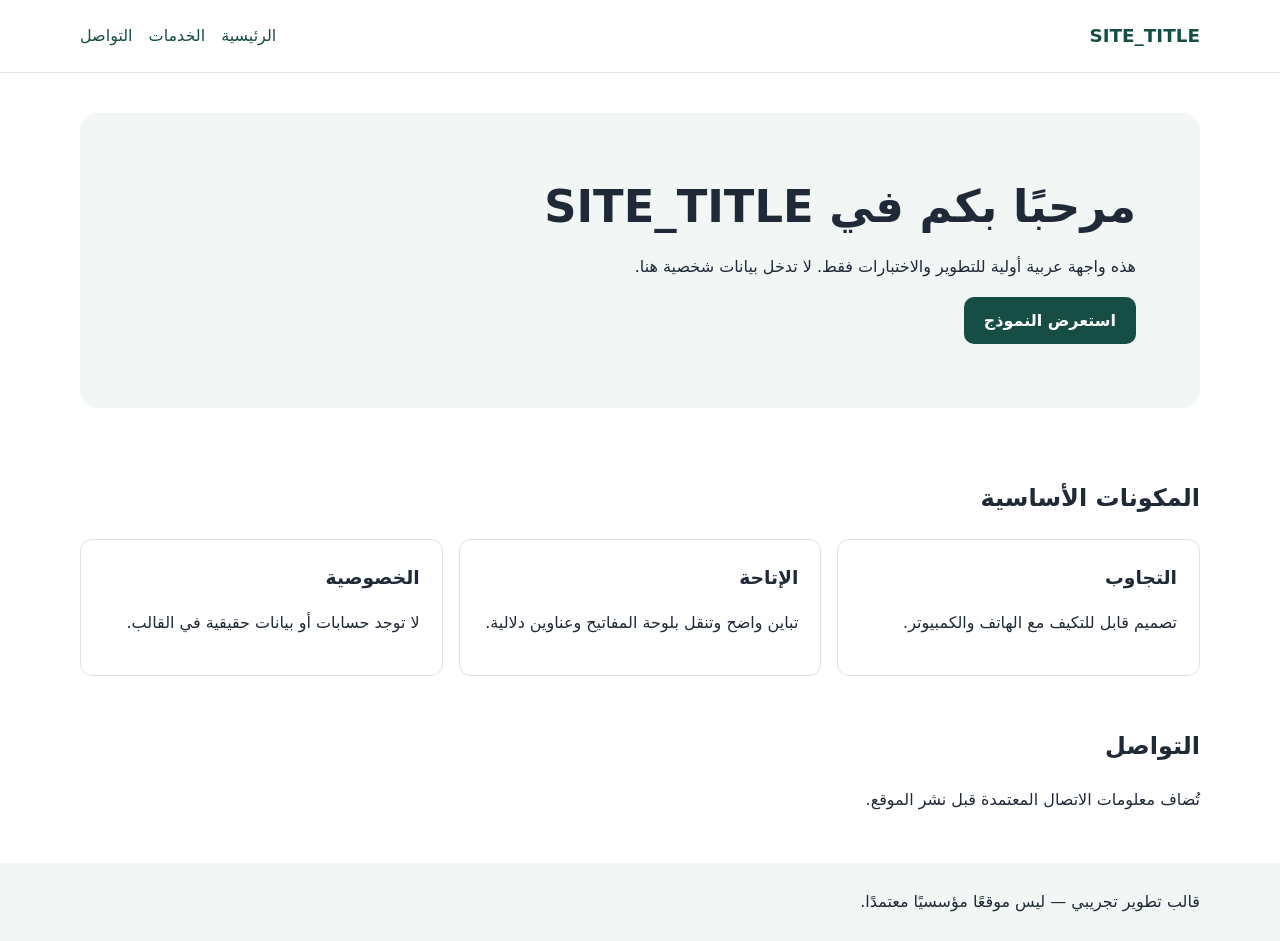
<file: web_foundry/templates/arabic_static/index.html>
<!doctype html>
<html lang="ar" dir="rtl">
<head>
  <meta charset="utf-8">
  <meta name="viewport" content="width=device-width, initial-scale=1">
  <meta name="description" content="موقع عربي تجريبي قابل للتخصيص؛ لا يحتوي بيانات أو حسابات حقيقية.">
  <meta name="color-scheme" content="light">
  <title>SITE_TITLE</title>
  <link rel="stylesheet" href="./style.css">
</head>
<body>
  <a class="skip" href="#main">تجاوز إلى المحتوى</a>
  <header class="header">
    <div class="container topbar">
      <strong class="brand">SITE_TITLE</strong>
      <nav aria-label="التنقل الرئيسي">
        <a href="#main">الرئيسية</a>
        <a href="#services">الخدمات</a>
        <a href="#contact">التواصل</a>
      </nav>
    </div>
  </header>
  <main id="main" class="container">
    <section class="hero" aria-labelledby="heading">
      <h1 id="heading">مرحبًا بكم في SITE_TITLE</h1>
      <p>هذه واجهة عربية أولية للتطوير والاختبارات فقط. لا تدخل بيانات شخصية هنا.</p>
      <a class="action" href="#services">استعرض النموذج</a>
    </section>
    <section id="services" aria-labelledby="services-heading">
      <h2 id="services-heading">المكونات الأساسية</h2>
      <div class="cards">
        <article class="card"><h3>التجاوب</h3><p>تصميم قابل للتكيف مع الهاتف والكمبيوتر.</p></article>
        <article class="card"><h3>الإتاحة</h3><p>تباين واضح وتنقل بلوحة المفاتيح وعناوين دلالية.</p></article>
        <article class="card"><h3>الخصوصية</h3><p>لا توجد حسابات أو بيانات حقيقية في القالب.</p></article>
      </div>
    </section>
    <section id="contact" aria-labelledby="contact-heading">
      <h2 id="contact-heading">التواصل</h2>
      <p>تُضاف معلومات الاتصال المعتمدة قبل نشر الموقع.</p>
    </section>
  </main>
  <footer class="footer"><div class="container">قالب تطوير تجريبي — ليس موقعًا مؤسسيًا معتمدًا.</div></footer>
</body>
</html>
</file>
<file: web_foundry/templates/arabic_static/style.css>
:root{color-scheme:light;--ink:#1f2937;--focus:#92550a;--tint:#f2f6f5;--brand:#164e45}
*{box-sizing:border-box}html{scroll-behavior:smooth}body{margin:0;min-width:320px;font:16px/1.7 system-ui,'Segoe UI',Tahoma,sans-serif;background:#fff;color:var(--ink)}
a{color:var(--brand)}a:focus-visible{outline:3px solid var(--focus);outline-offset:4px} .container{width:min(1120px,calc(100% - 32px));margin-inline:auto}
.skip{position:absolute;top:-99px;right:12px;padding:8px;background:#fff;z-index:2}.skip:focus{top:6px}
.header{border-bottom:1px solid #e1e8e5}.topbar{min-height:72px;display:flex;align-items:center;justify-content:space-between;gap:12px;flex-wrap:wrap}.brand{font-size:1.15rem;color:var(--brand)}nav{display:flex;flex-wrap:wrap;gap:16px}nav a{text-decoration:none}
.hero{margin-block:40px 70px;padding:clamp(22px,5vw,70px);background:var(--tint);border-radius:18px}.hero h1{font-size:clamp(1.7rem,3.5vw,3.2rem);line-height:1.35;margin:0 0 12px}.action{display:inline-block;padding:10px 20px;border-radius:10px;background:var(--brand);color:#fff;text-decoration:none;font-weight:bold}.cards{display:grid;grid-template-columns:repeat(3,minmax(0,1fr));gap:16px}.card{border:1px solid #dae4df;padding:22px;border-radius:12px}.card h3{margin:0 0 8px}section{margin-bottom:50px}.footer{padding:25px 0;background:var(--tint)}
@media(max-width:720px){.topbar{padding-block:16px}nav{width:100%}.cards{grid-template-columns:1fr}}
@media(prefers-reduced-motion:reduce){html{scroll-behavior:auto}}
</file>
